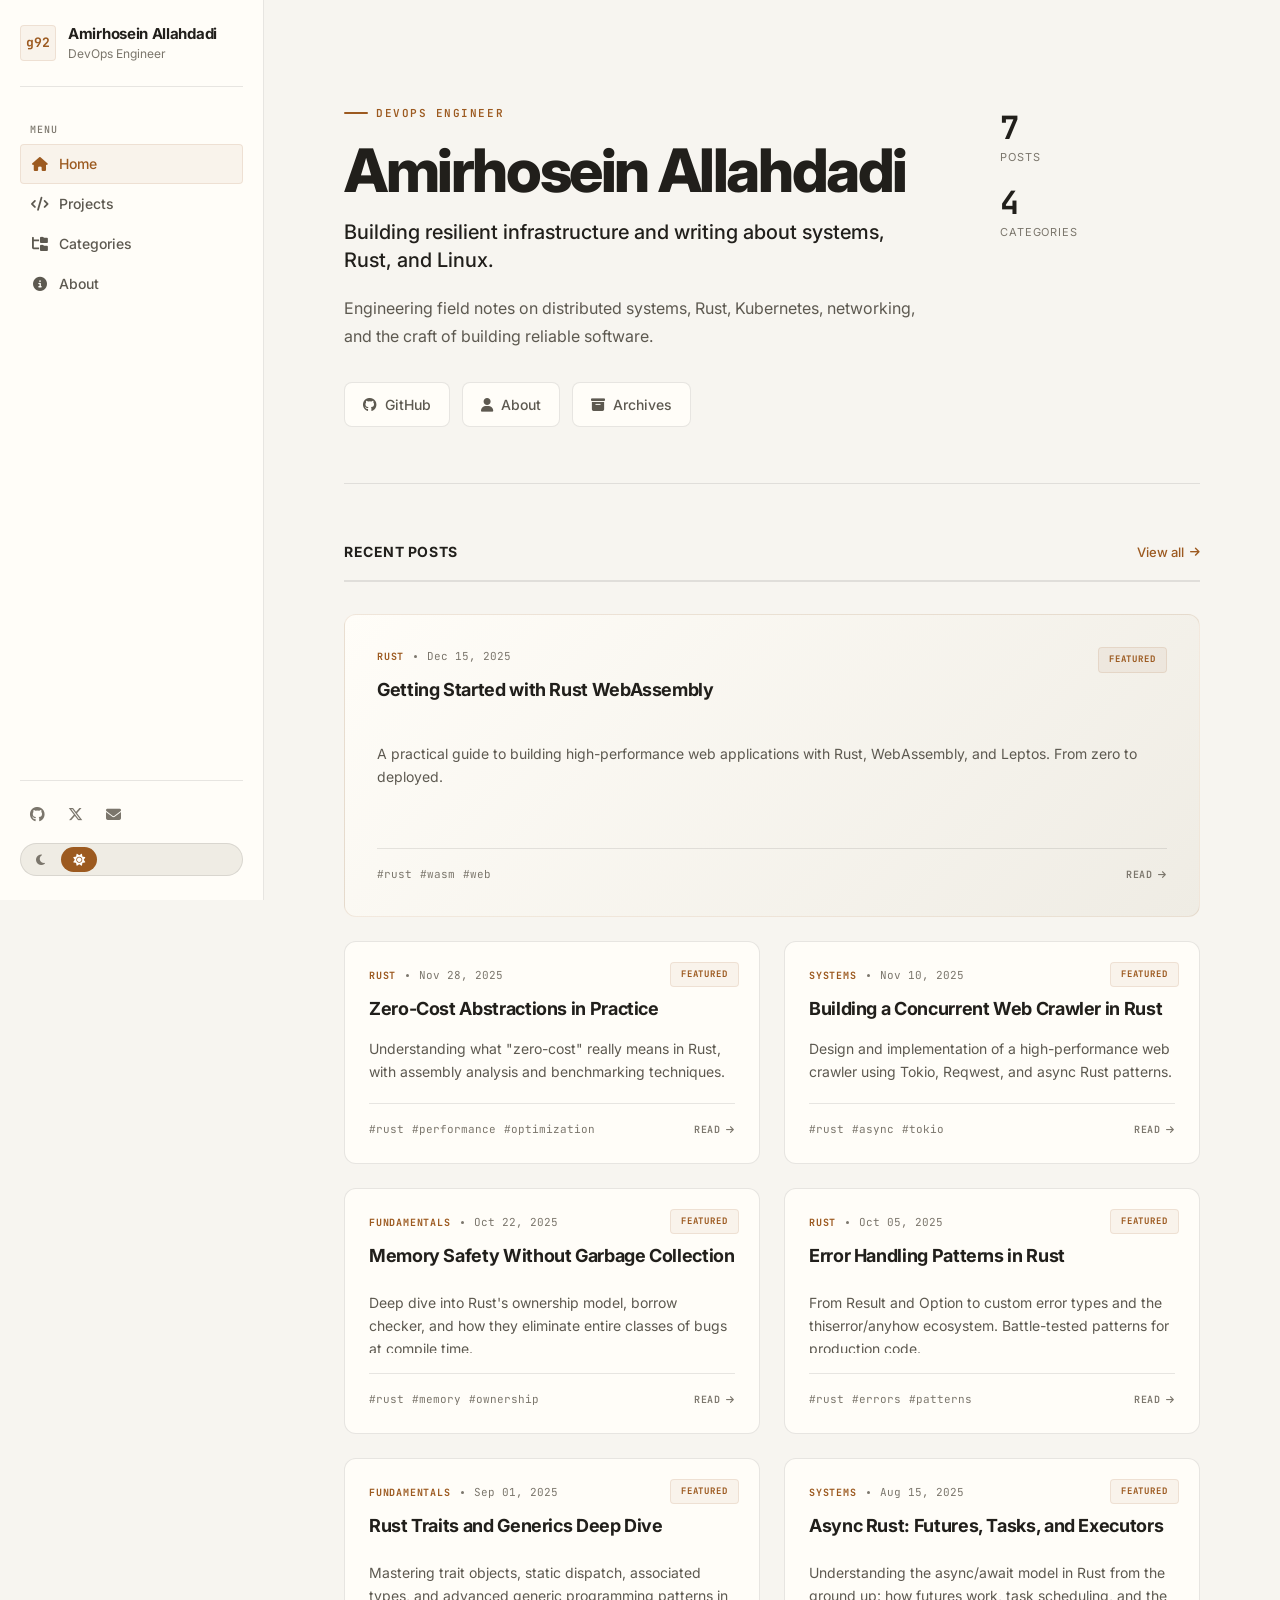
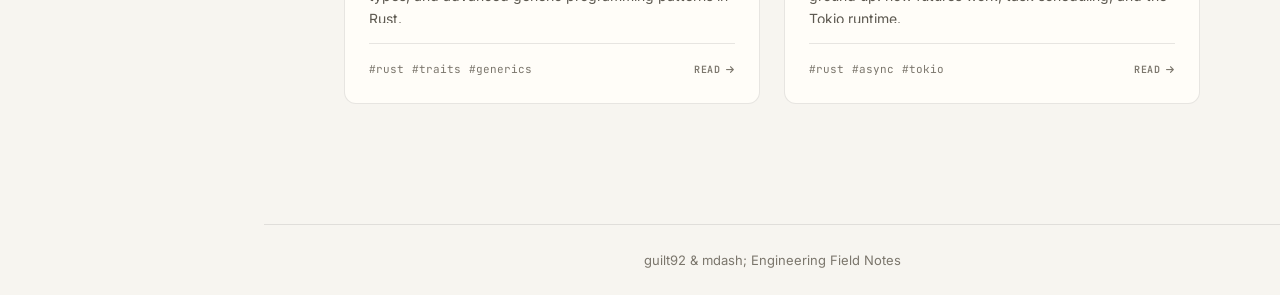
<file: index.html>
<!DOCTYPE html>
<html lang="en">
<head>
    <meta charset="utf-8" />
    <meta name="viewport" content="width=device-width, initial-scale=1" />
    <title>guilt92 — Engineering Field Notes</title>
    <meta name="description" content="Deep technical notes on systems programming, distributed systems, performance engineering, and software architecture. Built with Rust and WebAssembly." />
    <meta name="keywords" content="rust, systems programming, wasm, devops, infrastructure, engineering blog" />
    <meta name="author" content="Amirhosein Allahdadi" />

    <!-- Open Graph -->
    <meta property="og:title" content="guilt92 — Engineering Field Notes" />
    <meta property="og:description" content="Deep technical notes on systems programming, distributed systems, performance engineering, and software architecture." />
    <meta property="og:type" content="website" />
    <meta property="og:url" content="https://guilt92.github.io" />
    <meta property="og:image" content="/og-image.png" />
    <meta property="og:image:width" content="1200" />
    <meta property="og:image:height" content="630" />

    <!-- Twitter Card -->
    <meta name="twitter:card" content="summary_large_image" />
    <meta name="twitter:title" content="guilt92 — Engineering Field Notes" />
    <meta name="twitter:description" content="Deep technical notes on systems programming, distributed systems, performance engineering, and software architecture." />
    <meta name="twitter:image" content="/og-image.png" />

    <!-- Favicon -->
    <link rel="icon" type="image/svg+xml" href="/favicon.svg" />

    <link rel="preconnect" href="https://fonts.googleapis.com" />
    <link rel="preconnect" href="https://fonts.gstatic.com" crossorigin />
    <link href="https://fonts.googleapis.com/css2?family=Inter:wght@300;400;500;600;700;800&family=JetBrains+Mono:wght@400;500;700&display=swap" rel="stylesheet" />
    <link rel="stylesheet" href="https://cdnjs.cloudflare.com/ajax/libs/font-awesome/6.7.2/css/all.min.css" crossorigin="anonymous" />
    <link rel="stylesheet" href="/style-a631fb3407fcf553.css" integrity="sha384-g2oyuFLF/hcGtS/bTLM17EJ5IiT8b8S7Q2cEOu5nc5HQV2Dph8eL1AsLc0ofY6/s"/>
    
<script type="module">
import init, * as bindings from '/devnotes-site-ab3b87e06b1372dc.js';
const wasm = await init({ module_or_path: '/devnotes-site-ab3b87e06b1372dc_bg.wasm' });


window.wasmBindings = bindings;


dispatchEvent(new CustomEvent("TrunkApplicationStarted", {detail: {wasm}}));

</script>
    <style>
      #loading-splash {
        position: fixed; inset: 0; z-index: 9999;
        display: flex; flex-direction: column; align-items: center; justify-content: center;
        background: #121316; color: #8d8981;
        font-family: 'Inter', -apple-system, BlinkMacSystemFont, 'Segoe UI', Helvetica, Arial, sans-serif;
        font-size: 14px;
        transition: opacity 0.3s ease;
      }
      #loading-splash.g92-hide { opacity: 0; pointer-events: none; }
      .g92-brand {
        width: 44px; height: 44px; border-radius: 6px;
        background: rgba(216, 163, 106, 0.08);
        border: 1px solid rgba(216, 163, 106, 0.25);
        display: flex; align-items: center; justify-content: center;
        color: #d8a36a; font-family: 'JetBrains Mono', monospace;
        font-size: 14px; font-weight: 700; letter-spacing: -0.02em;
        margin-bottom: 20px;
      }
      .g92-loading-text { color: #8d8981; font-size: 13px; letter-spacing: 0.04em; }
    </style>
<link rel="modulepreload" href="/devnotes-site-ab3b87e06b1372dc.js" crossorigin="anonymous" integrity="sha384-GZK/Z2wfXkjJiP1pKJEd53GL8d/RKFWkHyxSZpfKB1ey9HQ6jQvtahMl5vDxfkmW"><link rel="preload" href="/devnotes-site-ab3b87e06b1372dc_bg.wasm" crossorigin="anonymous" integrity="sha384-fyAEZUpOsUrnVVrX/jPKDV2xOQSomUX8mw6XyYReAXoQjIxtD/uWmyu8zv/viji2" as="fetch" type="application/wasm"></head>
<body>
  <div id="loading-splash">
    <div class="g92-brand">g92</div>
    <div class="g92-loading-text">Loading…</div>
  </div>
</body>
</html>
</file>
<file: style-a631fb3407fcf553.css>
/* ============================================
   guilt92 — Engineering Field Notes v2.1
   ============================================ */

:root {
  --bg-0: #121316; --bg-1: #191b1f; --bg-2: #212429; --bg-inset: #101114;
  --border: rgba(238, 234, 226, 0.08); --border-strong: rgba(238, 234, 226, 0.16);
  --fg-0: #ece9e3; --fg-1: #b6b2aa; --fg-2: #8d8981;
  --accent: #d8a36a; --accent-hover: #e8b888; --accent-glow: rgba(216, 163, 106, 0.12); --accent-subtle: rgba(216, 163, 106, 0.07);
  --accent-green: #56d364;
  --sidebar-w: 264px; --content-max: 1500px; --reading-max: 720px; --article-max: 1380px; --topbar-h: 52px;
  --r-sm: 4px; --r-md: 8px; --r-lg: 12px;
  --shadow-sm: 0 1px 3px rgba(0,0,0,0.4); --shadow-md: 0 4px 16px rgba(0,0,0,0.5);
  --t-fast: 0.12s ease; --t-base: 0.2s ease; --t-slow: 0.35s cubic-bezier(0.16, 1, 0.3, 1);
}
[data-theme="light"] {
  --bg-0: #f7f5f0; --bg-1: #fffdf8; --bg-2: #efece4; --bg-inset: #f1eee7;
  --border: rgba(28, 26, 23, 0.10); --border-strong: rgba(28, 26, 23, 0.18);
  --fg-0: #211f1b; --fg-1: #5d5950; --fg-2: #7b766c;
  --accent: #9c5a20; --accent-hover: #7f4718; --accent-glow: rgba(156, 90, 32, 0.12); --accent-subtle: rgba(156, 90, 32, 0.06);
  --accent-green: #1a7f37;
  --shadow-sm: 0 1px 3px rgba(0,0,0,0.06); --shadow-md: 0 4px 16px rgba(0,0,0,0.10);
}
*, *::before, *::after { box-sizing: border-box; margin: 0; padding: 0; }
html { font-size: 16px; scroll-behavior: smooth; -webkit-font-smoothing: antialiased; -moz-osx-font-smoothing: grayscale; }
body { font-family: 'Inter', -apple-system, BlinkMacSystemFont, 'Segoe UI', Helvetica, Arial, sans-serif; background: var(--bg-0); color: var(--fg-0); line-height: 1.7; min-height: 100vh; transition: background-color var(--t-base), color var(--t-base); }
a { color: var(--accent); text-decoration: none; transition: color var(--t-fast); }
a:hover { color: var(--accent-hover); }
img { max-width: 100%; height: auto; }
ul, ol { list-style: none; }
.skip-link { position: fixed; top: -100%; left: 16px; z-index: 9999; padding: 8px 16px; background: var(--accent); color: #fff; border-radius: var(--r-md); font-weight: 600; font-size: 14px; transition: top var(--t-fast); }
.skip-link:focus { top: 16px; color: #fff; }
:focus-visible { outline: 2px solid var(--accent); outline-offset: 2px; border-radius: var(--r-sm); }
.app-layout { display: flex; min-height: 100vh; }
.sidebar { position: fixed; top: 0; left: 0; width: var(--sidebar-w); height: 100vh; background: var(--bg-1); border-right: 1px solid var(--border); display: flex; flex-direction: column; z-index: 100; overflow-y: auto; overflow-x: hidden; transition: transform var(--t-slow), background-color var(--t-base); }
.sidebar-inner { display: flex; flex-direction: column; height: 100%; padding: 24px 20px; }
.sidebar-header { padding-bottom: 20px; border-bottom: 1px solid var(--border); margin-bottom: 20px; }
.brand-mark { display: flex; align-items: center; gap: 12px; margin-bottom: 4px; }
.brand-icon { width: 36px; height: 36px; border-radius: var(--r-sm); background: var(--accent-subtle); border: 1px solid var(--accent-glow); display: flex; align-items: center; justify-content: center; color: var(--accent); font-family: 'JetBrains Mono', monospace; font-size: 13px; font-weight: 700; flex-shrink: 0; letter-spacing: -0.02em; }
.site-title { font-size: 15px; font-weight: 700; color: var(--fg-0); letter-spacing: -0.02em; line-height: 1.3; }
.site-subtitle { font-size: 12px; color: var(--fg-2); margin-top: 2px; line-height: 1.4; }
.sidebar-nav { flex: 1; }
.nav-section-title { font-family: 'JetBrains Mono', monospace; font-size: 10px; font-weight: 500; text-transform: uppercase; letter-spacing: 0.1em; color: var(--fg-2); padding: 14px 10px 6px; }
.nav-item { display: block; }
.nav-link { display: flex; align-items: center; gap: 10px; padding: 7px 10px; color: var(--fg-1); font-size: 14px; font-weight: 500; border-radius: var(--r-sm); transition: color var(--t-fast), background var(--t-fast); border: 1px solid transparent; }
.nav-link:hover { color: var(--fg-0); background: var(--accent-subtle); }
.nav-link.active { color: var(--accent); background: var(--accent-subtle); border-color: var(--accent-glow); }
.nav-link i { width: 18px; text-align: center; font-size: 14px; flex-shrink: 0; }
.sidebar-footer { padding-top: 16px; border-top: 1px solid var(--border); }
.social-links { display: flex; align-items: center; gap: 4px; margin-bottom: 12px; }
.social-link { display: flex; align-items: center; justify-content: center; width: 34px; height: 34px; color: var(--fg-2); font-size: 15px; border-radius: var(--r-sm); transition: color var(--t-fast), background var(--t-fast); }
.social-link:hover { color: var(--accent); background: var(--accent-subtle); }
.theme-toggle { display: flex; align-items: center; gap: 4px; background: var(--bg-2); border: 1px solid var(--border); border-radius: 999px; padding: 3px; }
.theme-toggle-btn { background: none; border: none; color: var(--fg-2); font-size: 12px; cursor: pointer; padding: 5px 12px; border-radius: 999px; transition: all var(--t-fast); font-family: inherit; }
.theme-toggle-btn.active { background: var(--accent); color: #fff; }
.sidebar-overlay { display: none; position: fixed; inset: 0; background: rgba(0,0,0,0.5); z-index: 99; backdrop-filter: blur(2px); }
.sidebar-overlay.active { display: block; }
.main-wrapper { flex: 1; margin-left: var(--sidebar-w); display: flex; flex-direction: column; min-width: 0; transition: margin-left var(--t-slow); }
.topbar { display: none; align-items: center; justify-content: space-between; height: var(--topbar-h); padding: 0 16px; background: var(--bg-1); border-bottom: 1px solid var(--border); position: sticky; top: 0; z-index: 90; }
.topbar-brand { font-size: 14px; font-weight: 700; color: var(--fg-0); letter-spacing: -0.02em; }
.topbar-actions { display: flex; align-items: center; gap: 4px; }
.sidebar-toggle { background: none; border: none; color: var(--fg-1); font-size: 18px; cursor: pointer; padding: 6px; border-radius: var(--r-sm); transition: color var(--t-fast), background var(--t-fast); }
.sidebar-toggle:hover { color: var(--fg-0); background: var(--accent-subtle); }
.content-area { flex: 1; display: flex; flex-direction: column; }
.content-inner { flex: 1; width: 100%; max-width: var(--content-max); margin: 0 auto; padding: 40px 56px; }
.site-footer { padding: 24px 48px; border-top: 1px solid var(--border); font-size: 13px; color: var(--fg-2); text-align: center; }
.scroll-top { position: fixed; bottom: 24px; right: 24px; width: 36px; height: 36px; border-radius: 50%; background: var(--accent); color: #fff; border: none; font-size: 14px; cursor: pointer; display: flex; align-items: center; justify-content: center; opacity: 0; visibility: hidden; transform: translateY(8px); transition: all var(--t-base); box-shadow: var(--shadow-md); z-index: 50; }
.scroll-top.visible { opacity: 1; visibility: visible; transform: translateY(0); }
.scroll-top:hover { transform: translateY(-2px); }

/* ============================================
   SHARED COMPONENTS
   ============================================ */
.eyebrow { font-family: 'JetBrains Mono', monospace; font-size: 11px; font-weight: 500; text-transform: uppercase; letter-spacing: 0.1em; color: var(--fg-2); }
.section-head { display: flex; align-items: baseline; justify-content: space-between; margin-bottom: 24px; padding-bottom: 12px; border-bottom: 1px solid var(--border); gap: 16px; }
.section-title { font-size: 13px; font-weight: 600; color: var(--fg-1); letter-spacing: 0.02em; text-transform: uppercase; }
.section-link { font-size: 13px; font-weight: 500; color: var(--accent); white-space: nowrap; flex-shrink: 0; }
.section-link:hover { color: var(--accent-hover); }
.empty-state { text-align: center; padding: 60px 20px; color: var(--fg-2); }
.empty-state i { font-size: 40px; margin-bottom: 12px; opacity: 0.4; }
.empty-state p { font-size: 15px; }
.back-link { display: inline-flex; align-items: center; gap: 6px; font-size: 14px; color: var(--fg-1); margin-bottom: 24px; padding: 4px 0; transition: color var(--t-fast); }
.back-link:hover { color: var(--accent); }
.back-link i { transition: transform var(--t-fast); }
.back-link:hover i { transform: translateX(-2px); }
.page-header { margin-bottom: 32px; }
.page-header h1 { font-size: 26px; font-weight: 800; letter-spacing: -0.03em; color: var(--fg-0); margin-bottom: 6px; display: flex; align-items: center; gap: 10px; }
.page-header h1 i { color: var(--accent); font-size: 20px; }
.page-desc { font-size: 15px; color: var(--fg-1); }
.search-wrapper { position: relative; margin-bottom: 32px; }
.search-icon { position: absolute; left: 14px; top: 50%; transform: translateY(-50%); color: var(--fg-2); font-size: 14px; pointer-events: none; }
.search-input { width: 100%; padding: 10px 16px 10px 40px; background: var(--bg-1); border: 1px solid var(--border); border-radius: var(--r-md); color: var(--fg-0); font-size: 14px; font-family: inherit; outline: none; transition: border-color var(--t-fast), box-shadow var(--t-fast); }
.search-input::placeholder { color: var(--fg-2); }
.search-input:focus { border-color: var(--accent); box-shadow: 0 0 0 3px var(--accent-glow); }

/* ============================================
   HOME PAGE
   ============================================ */
.home-intro { margin-bottom: 48px; padding-bottom: 32px; border-bottom: 1px solid var(--border); animation: fadeInUp 0.4s ease both; }
.home-eyebrow { font-family: 'JetBrains Mono', monospace; font-size: 11px; font-weight: 600; text-transform: uppercase; letter-spacing: 0.1em; color: var(--accent); margin-bottom: 8px; }
.home-title { font-size: clamp(28px, 4vw, 40px); font-weight: 800; color: var(--fg-0); line-height: 1.15; letter-spacing: -0.04em; margin-bottom: 6px; }
.home-role { font-size: 14px; color: var(--fg-2); font-weight: 400; margin-bottom: 14px; line-height: 1.5; }
.home-desc { font-size: 15px; color: var(--fg-1); line-height: 1.7; max-width: 600px; margin-bottom: 20px; }
.home-links { display: flex; align-items: center; flex-wrap: wrap; gap: 8px; }
.home-link { display: inline-flex; align-items: center; gap: 6px; padding: 6px 14px; border: 1px solid var(--border); border-radius: var(--r-sm); font-size: 13px; font-weight: 500; color: var(--fg-1); background: var(--bg-1); transition: all var(--t-fast); text-decoration: none; }
.home-link:hover { color: var(--accent); border-color: var(--accent); background: var(--accent-subtle); }
.home-link i { font-size: 12px; }

/* Post List */
.post-list { display: flex; flex-direction: column; }
.post-item { padding: 22px 0; border-bottom: 1px solid var(--border); display: flex; flex-direction: column; gap: 5px; animation: fadeInUp 0.4s ease both; }
.post-item:last-child { border-bottom: none; }
.post-meta-line { display: flex; align-items: center; gap: 10px; flex-wrap: wrap; }
.post-meta-category { font-family: 'JetBrains Mono', monospace; font-size: 11px; font-weight: 600; text-transform: uppercase; letter-spacing: 0.06em; color: var(--accent); }
.post-meta-dot { width: 3px; height: 3px; border-radius: 50%; background: var(--fg-2); flex-shrink: 0; }
.post-item-date { font-size: 12px; color: var(--fg-2); font-family: 'JetBrains Mono', monospace; }
.post-item-title { font-size: 17px; font-weight: 700; color: var(--fg-0); line-height: 1.35; letter-spacing: -0.02em; transition: color var(--t-fast); }
.post-item-title:hover { color: var(--accent); }
.post-item-excerpt { font-size: 14px; color: var(--fg-1); line-height: 1.6; display: -webkit-box; -webkit-line-clamp: 2; -webkit-box-orient: vertical; overflow: hidden; }
.post-tags { display: flex; flex-wrap: wrap; gap: 8px; }
.post-tag { font-size: 11px; font-weight: 500; color: var(--fg-1); padding: 2px 0; transition: color var(--t-fast); border-bottom: 1px solid transparent; }
.post-tag:hover { color: var(--accent); border-bottom-color: var(--accent); }

/* ============================================
   POST PAGE - Complete Redesign
   ============================================ */
.reading-progress { position: fixed; top: 0; left: 0; width: 0%; height: 3px; background: var(--accent); z-index: 200; transition: width 0.1s linear; }
.post-page { max-width: 1100px; animation: fadeInUp 0.4s ease both; }
.post-layout { display: grid; grid-template-columns: 1fr; gap: 48px; }
.post-layout.has-toc { grid-template-columns: 1fr 220px; }
.post-article { min-width: 0; }
.post-header { margin-bottom: 40px; padding-bottom: 28px; border-bottom: 1px solid var(--border); }
.post-eyebrow { display: flex; align-items: center; gap: 10px; font-family: 'JetBrains Mono', monospace; font-size: 11px; font-weight: 600; text-transform: uppercase; letter-spacing: 0.06em; color: var(--fg-2); margin-bottom: 14px; }
.post-category { color: var(--accent); }
.post-sep { opacity: 0.5; }
.post-reading-time { color: var(--fg-2); }
.post-title { font-size: clamp(28px, 4vw, 38px); font-weight: 800; color: var(--fg-0); line-height: 1.2; letter-spacing: -0.03em; margin-bottom: 16px; }
.post-meta-row { display: flex; align-items: center; flex-wrap: wrap; gap: 12px; margin-bottom: 16px; }
.post-meta-item { display: flex; align-items: center; gap: 6px; font-size: 13px; color: var(--fg-2); }
.post-meta-item i { color: var(--fg-2); }
.post-tags-page { display: flex; flex-wrap: wrap; gap: 8px; }
.tag-chip { font-size: 12px; font-weight: 500; color: var(--accent); border-bottom: 1px solid var(--accent-glow); transition: color var(--t-fast), border-color var(--t-fast); padding: 1px 0; }
.tag-chip:hover { color: var(--accent-hover); border-bottom-color: var(--accent-hover); }

/* Post Content Typography */
.post-content { font-size: 17px; line-height: 1.85; color: var(--fg-0); }
.post-content h1 { font-size: 28px; font-weight: 700; margin: 48px 0 20px; letter-spacing: -0.02em; }
.post-content h2 { font-size: 22px; font-weight: 700; margin: 42px 0 16px; letter-spacing: -0.01em; padding-bottom: 10px; border-bottom: 1px solid var(--border); }
.post-content h3 { font-size: 18px; font-weight: 600; margin: 32px 0 12px; }
.post-content h4 { font-size: 16px; font-weight: 600; margin: 24px 0 10px; }
.post-content p { margin-bottom: 20px; }
.post-content ul, .post-content ol { margin-bottom: 20px; padding-left: 28px; }
.post-content ul { list-style: disc; }
.post-content ol { list-style: decimal; }
.post-content li { margin-bottom: 6px; }
.post-content blockquote { border-left: 3px solid var(--accent); padding: 12px 20px; margin: 24px 0; background: var(--accent-subtle); border-radius: 0 var(--r-sm) var(--r-sm) 0; color: var(--fg-1); font-style: italic; }
.post-content blockquote p { margin-bottom: 0; }
.post-content pre { background: var(--bg-inset); border: 1px solid var(--border); border-radius: var(--r-md); padding: 20px 24px; overflow-x: auto; margin: 24px 0; font-size: 13.5px; line-height: 1.65; }
.post-content code { font-family: 'JetBrains Mono', 'Fira Code', 'Cascadia Code', monospace; }
.post-content p code, .post-content li code { background: var(--bg-inset); border: 1px solid var(--border); padding: 3px 8px; border-radius: var(--r-sm); font-size: 0.88em; color: var(--accent); }
.post-content pre code { background: none; border: none; padding: 0; color: var(--fg-0); }
.post-content hr { border: none; border-top: 1px solid var(--border); margin: 40px 0; }
.post-content a { color: var(--accent); text-decoration: underline; text-decoration-color: var(--accent-glow); text-underline-offset: 3px; transition: text-decoration-color var(--t-fast); }
.post-content a:hover { text-decoration-color: var(--accent); }
.post-content strong { font-weight: 600; color: var(--fg-0); }
.post-content img { border-radius: var(--r-md); border: 1px solid var(--border); margin: 24px 0; }
.post-content table { width: 100%; border-collapse: collapse; margin: 24px 0; font-size: 14px; }
.post-content th, .post-content td { padding: 10px 14px; border: 1px solid var(--border); text-align: left; }
.post-content th { background: var(--bg-2); font-weight: 600; }
.post-content tr:nth-child(even) { background: var(--bg-1); }

/* Post Navigation */
.post-nav { display: grid; grid-template-columns: 1fr 1fr; gap: 16px; margin-top: 56px; padding-top: 32px; border-top: 1px solid var(--border); }
.post-nav-item { display: flex; flex-direction: column; gap: 6px; padding: 16px 20px; background: var(--bg-1); border: 1px solid var(--border); border-radius: var(--r-md); transition: all var(--t-fast); }
.post-nav-item:hover { border-color: var(--accent); background: var(--accent-subtle); }
.post-nav-prev { align-items: flex-start; }
.post-nav-next { align-items: flex-end; text-align: right; }
.post-nav-label { display: flex; align-items: center; gap: 6px; font-size: 11px; font-weight: 600; text-transform: uppercase; letter-spacing: 0.08em; color: var(--fg-2); font-family: 'JetBrains Mono', monospace; }
.post-nav-title { font-size: 14px; font-weight: 600; color: var(--fg-0); line-height: 1.4; }
.post-nav-item:hover .post-nav-title { color: var(--accent); }

/* Table of Contents */
.post-toc { position: relative; }
.toc-sticky { position: sticky; top: 32px; }
.toc-title { font-family: 'JetBrains Mono', monospace; font-size: 10px; font-weight: 600; text-transform: uppercase; letter-spacing: 0.12em; color: var(--fg-2); margin-bottom: 12px; padding-bottom: 10px; border-bottom: 1px solid var(--border); }
.toc-nav { display: flex; flex-direction: column; gap: 2px; }
.toc-item { display: block; font-size: 13px; color: var(--fg-1); padding: 5px 8px; border-left: 2px solid var(--border); transition: all var(--t-fast); border-radius: 0 var(--r-sm) var(--r-sm) 0; line-height: 1.45; }
.toc-item:hover { color: var(--accent); border-left-color: var(--accent); background: var(--accent-subtle); }

/* ============================================
   CODE BLOCKS
   ============================================ */
.code-block { position: relative; margin: 24px 0; border-radius: var(--r-md); border: 1px solid var(--border); overflow: hidden; background: var(--bg-inset); }
.code-header { display: flex; align-items: center; justify-content: space-between; padding: 8px 16px; background: var(--bg-2); border-bottom: 1px solid var(--border); }
.code-lang { font-family: 'JetBrains Mono', monospace; font-size: 11px; font-weight: 600; color: var(--accent); text-transform: uppercase; letter-spacing: 0.06em; }
.code-copy { background: none; border: 1px solid var(--border); color: var(--fg-2); font-size: 11px; font-family: 'JetBrains Mono', monospace; cursor: pointer; padding: 3px 10px; border-radius: var(--r-sm); transition: all var(--t-fast); }
.code-copy:hover { color: var(--accent); border-color: var(--accent); background: var(--accent-subtle); }
.code-copy.copied { color: var(--accent-green); border-color: var(--accent-green); }
[data-theme="light"] .code-copy.copied { color: #1a7f37; border-color: #1a7f37; }
.code-block pre { margin: 0; padding: 16px 20px; overflow-x: auto; font-size: 13px; line-height: 1.6; }
.code-block code { font-family: 'JetBrains Mono', 'Fira Code', monospace; color: var(--fg-0); }

/* Syntax Highlighting Tokens */
.token-keyword { color: #ff9a6c; }
.token-string { color: #a8d8a8; }
.token-comment { color: #6e7a85; font-style: italic; }
.token-number { color: #88c8f0; }
.token-function { color: #c8a8f0; }
.token-type { color: #f0c8a8; }
.token-operator { color: #ff9a6c; }
.token-punctuation { color: #8d8d8d; }
[data-theme="light"] .token-keyword { color: #c0392b; }
[data-theme="light"] .token-string { color: #1a5276; }
[data-theme="light"] .token-comment { color: #7f8c8d; font-style: italic; }
[data-theme="light"] .token-number { color: #1a5276; }
[data-theme="light"] .token-function { color: #6c35c0; }
[data-theme="light"] .token-type { color: #a04000; }
[data-theme="light"] .token-operator { color: #c0392b; }
[data-theme="light"] .token-punctuation { color: #7f8c8d; }

/* ============================================
   CATEGORIES PAGE - Grid Layout Redesign
   ============================================ */
.categories-page { animation: fadeInUp 0.4s ease both; }
.cat-grid { display: grid; grid-template-columns: repeat(2, 1fr); gap: 20px; }
.cat-card { background: var(--bg-1); border: 1px solid var(--border); border-radius: var(--r-lg); overflow: hidden; transition: border-color var(--t-fast), box-shadow var(--t-fast); }
.cat-card:hover { border-color: var(--accent-glow); box-shadow: var(--shadow-sm); }
.cat-card-head { display: flex; align-items: flex-start; gap: 14px; padding: 20px 20px 16px; border-bottom: 1px solid var(--border); }
.cat-icon-wrap { width: 40px; height: 40px; border-radius: var(--r-md); background: var(--accent-subtle); border: 1px solid var(--accent-glow); display: flex; align-items: center; justify-content: center; color: var(--accent); font-size: 16px; flex-shrink: 0; }
.cat-card-info { flex: 1; min-width: 0; }
.cat-card-name { font-size: 15px; font-weight: 700; color: var(--fg-0); margin-bottom: 4px; letter-spacing: -0.01em; }
.cat-card-desc { font-size: 12px; color: var(--fg-2); line-height: 1.5; }
.cat-card-count { font-family: 'JetBrains Mono', monospace; font-size: 11px; font-weight: 700; color: var(--accent); background: var(--accent-subtle); border: 1px solid var(--accent-glow); padding: 3px 10px; border-radius: 999px; flex-shrink: 0; }
.cat-card-posts { padding: 8px 0; }
.cat-card-item { display: flex; align-items: baseline; justify-content: space-between; gap: 12px; padding: 10px 20px; border-bottom: 1px solid var(--border); transition: background var(--t-fast); }
.cat-card-item:last-child { border-bottom: none; }
.cat-card-item:hover { background: var(--accent-subtle); }
.cat-card-item-title { font-size: 13px; color: var(--fg-0); font-weight: 500; flex: 1; line-height: 1.4; }
.cat-card-item:hover .cat-card-item-title { color: var(--accent); }
.cat-card-item-date { font-family: 'JetBrains Mono', monospace; font-size: 11px; color: var(--fg-2); flex-shrink: 0; }

/* ============================================
   ABOUT PAGE - Cohesive Layout Redesign
   ============================================ */
.about-page { animation: fadeInUp 0.4s ease both; }
.about-content { display: grid; grid-template-columns: 1fr 280px; gap: 40px; align-items: start; }
.about-main p { font-size: 16px; color: var(--fg-1); line-height: 1.8; margin-bottom: 18px; }
.about-lead { font-size: 18px !important; color: var(--fg-0) !important; line-height: 1.7 !important; }
.about-sidebar { display: flex; flex-direction: column; gap: 20px; }
.about-topics-card, .about-links-card { background: var(--bg-1); border: 1px solid var(--border); border-radius: var(--r-lg); padding: 20px; }
.about-section-title { font-family: 'JetBrains Mono', monospace; font-size: 10px; font-weight: 600; text-transform: uppercase; letter-spacing: 0.12em; color: var(--fg-2); margin-bottom: 14px; padding-bottom: 10px; border-bottom: 1px solid var(--border); }
.about-topics-list { display: flex; flex-direction: column; }
.about-topic-row { display: flex; align-items: center; gap: 10px; padding: 8px 0; font-size: 13px; color: var(--fg-1); border-bottom: 1px solid var(--border); }
.about-topic-row:last-child { border-bottom: none; }
.about-topic-row i { width: 18px; text-align: center; color: var(--accent); font-size: 13px; flex-shrink: 0; }
.about-links { display: flex; flex-direction: column; gap: 6px; }
.about-link { display: flex; align-items: center; gap: 10px; padding: 10px 14px; background: var(--bg-2); border: 1px solid var(--border); border-radius: var(--r-md); color: var(--fg-1); font-size: 13px; font-weight: 500; transition: all var(--t-fast); }
.about-link:hover { color: var(--accent); border-color: var(--accent); background: var(--accent-subtle); }
.about-link i { width: 18px; text-align: center; font-size: 14px; }

/* ============================================
   PROJECTS PAGE
   ============================================ */
.projects-page { max-width: var(--content-max); animation: fadeInUp 0.4s ease both; }
.projects-header { margin-bottom: 32px; padding-bottom: 16px; border-bottom: 1px solid var(--border); }
.projects-header h1 { font-size: 28px; font-weight: 800; letter-spacing: -0.03em; color: var(--fg-0); margin-bottom: 4px; display: flex; align-items: center; gap: 10px; }
.projects-header h1 i { color: var(--accent); font-size: 22px; }
.projects-header p { font-size: 14px; color: var(--fg-1); }
.project-list { display: flex; flex-direction: column; }
.project-row { padding: 20px 0; border-bottom: 1px solid var(--border); display: grid; grid-template-columns: 1fr auto; gap: 20px; align-items: start; animation: fadeInUp 0.35s ease both; }
.project-row:last-child { border-bottom: none; }
.project-row-head { display: flex; align-items: center; flex-wrap: wrap; gap: 10px; margin-bottom: 6px; }
.project-name { font-size: 16px; font-weight: 700; color: var(--fg-0); letter-spacing: -0.01em; transition: color var(--t-fast); }
.project-name:hover { color: var(--accent); }
.project-desc { font-size: 14px; color: var(--fg-1); line-height: 1.5; margin-bottom: 8px; }
.project-meta { display: flex; align-items: center; flex-wrap: wrap; gap: 10px; }
.project-lang { display: flex; align-items: center; gap: 5px; font-size: 12px; color: var(--fg-2); }
.project-lang-dot { width: 9px; height: 9px; border-radius: 50%; background: var(--lang-color, var(--fg-2)); flex-shrink: 0; }
.project-updated { font-size: 12px; color: var(--fg-2); font-family: 'JetBrains Mono', monospace; }
.project-topics { display: flex; flex-wrap: wrap; gap: 8px; }
.project-topic { font-size: 11px; color: var(--fg-2); padding: 2px 0; border-bottom: 1px solid transparent; transition: color var(--t-fast), border-color var(--t-fast); }
.project-topic:hover { color: var(--accent); border-bottom-color: var(--accent); }
.project-links { display: flex; align-items: center; gap: 8px; flex-shrink: 0; }
.project-btn { display: inline-flex; align-items: center; gap: 6px; padding: 6px 12px; border: 1px solid var(--border); border-radius: var(--r-sm); font-size: 12px; font-weight: 500; color: var(--fg-1); background: var(--bg-1); transition: all var(--t-fast); text-decoration: none; white-space: nowrap; }
.project-btn:hover { color: var(--accent); border-color: var(--accent); background: var(--accent-subtle); }
.project-btn-primary { background: var(--accent); border-color: var(--accent); color: #fff; }
.project-btn-primary:hover { background: var(--accent-hover); border-color: var(--accent-hover); color: #fff; }

/* ============================================
   ARCHIVE & TAGS PAGES
   ============================================ */
.archive-page, .tags-page, .tag-posts-page { max-width: var(--reading-max); animation: fadeInUp 0.4s ease both; }
.archive-page h1, .tags-page h1, .tag-posts-page h1 { font-size: 28px; font-weight: 800; letter-spacing: -0.03em; color: var(--fg-0); margin-bottom: 28px; display: flex; align-items: center; gap: 10px; }
.archive-page h1 i, .tags-page h1 i, .tag-posts-page h1 i { color: var(--accent); font-size: 22px; }
.archive-year { margin-bottom: 28px; }
.archive-year-title { font-size: 14px; font-weight: 700; color: var(--fg-1); margin-bottom: 10px; font-family: 'JetBrains Mono', monospace; letter-spacing: 0.02em; }
.archive-list { display: flex; flex-direction: column; }
.archive-item { display: flex; align-items: baseline; gap: 16px; padding: 9px 0; border-bottom: 1px solid var(--border); }
.archive-item:last-child { border-bottom: none; }
.archive-date { font-size: 12px; color: var(--fg-2); font-family: 'JetBrains Mono', monospace; min-width: 72px; flex-shrink: 0; }
.archive-title { font-size: 15px; color: var(--fg-0); font-weight: 500; transition: color var(--t-fast); flex: 1; }
.archive-title:hover { color: var(--accent); }
.archive-category { font-size: 11px; color: var(--accent); font-weight: 600; text-transform: uppercase; letter-spacing: 0.04em; background: var(--accent-subtle); padding: 1px 8px; border-radius: 4px; white-space: nowrap; }
.tag-cloud { display: flex; flex-wrap: wrap; gap: 8px; margin-bottom: 32px; }
.tag-item { font-size: 13px; font-weight: 500; color: var(--fg-1); padding: 4px 12px; border: 1px solid var(--border); border-radius: 999px; transition: all var(--t-fast); }
.tag-item:hover { color: var(--accent); border-color: var(--accent); background: var(--accent-subtle); }
.tag-count { font-size: 11px; color: var(--fg-2); font-weight: 400; margin-left: 4px; }
.tag-posts-header { margin-bottom: 24px; padding-bottom: 16px; border-bottom: 1px solid var(--border); }
.tag-posts-header h2 { font-size: 20px; font-weight: 700; color: var(--fg-0); letter-spacing: -0.02em; }

/* ============================================
   ANIMATIONS & UTILITIES
   ============================================ */
@keyframes fadeInUp { from { opacity: 0; transform: translateY(12px); } to { opacity: 1; transform: translateY(0); } }
.animate-in { animation: fadeInUp 0.4s ease both; }
::-webkit-scrollbar { width: 5px; height: 5px; }
::-webkit-scrollbar-track { background: transparent; }
::-webkit-scrollbar-thumb { background: var(--border-strong); border-radius: 3px; }
::-webkit-scrollbar-thumb:hover { background: var(--fg-2); }
::selection { background: var(--accent-glow); color: var(--accent); }

/* ============================================
   RESPONSIVE BREAKPOINTS
   ============================================ */
@media (max-width: 1080px) { :root { --sidebar-w: 220px; } .content-inner { padding: 32px 32px; } }
@media (max-width: 880px) {
  :root { --sidebar-w: 0px; }
  .sidebar { transform: translateX(-100%); width: 280px; box-shadow: var(--shadow-md); }
  .sidebar.open { transform: translateX(0); }
  .main-wrapper { margin-left: 0; }
  .topbar { display: flex; }
  .content-inner { padding: 24px 20px; }
  .site-footer { padding: 20px 20px; }
  .post-layout.has-toc { grid-template-columns: 1fr; }
  .post-toc { display: none; }
  .about-content { grid-template-columns: 1fr; }
  .cat-grid { grid-template-columns: 1fr; }
}
@media (max-width: 600px) {
  .content-inner { padding: 20px 16px; }
  .project-row { grid-template-columns: 1fr; gap: 12px; }
  .project-links { flex-wrap: wrap; }
  .home-title { font-size: 28px; }
  .post-title { font-size: 24px; }
  .scroll-top { bottom: 16px; right: 16px; }
  .post-nav { grid-template-columns: 1fr; }
}
@media (max-width: 480px) {
  .content-inner { padding: 16px 12px; }
  .home-desc { font-size: 14px; }
  .post-content h1 { font-size: 22px; }
  .post-content h2 { font-size: 18px; }
}
@media (hover: none) and (pointer: coarse) {
  .nav-link:hover, .social-link:hover, .home-link:hover, .about-link:hover, .project-btn:hover, .project-topic:hover, .post-tag:hover, .tag-chip:hover, .tag-item:hover, .archive-title:hover, .project-name:hover, .post-item-title:hover { color: inherit; background: inherit; border-color: inherit; }
  .scroll-top:hover { transform: none; }
  .code-copy:hover { color: inherit; border-color: inherit; background: inherit; }
}
@media (prefers-reduced-motion: reduce) {
  *, *::before, *::after { animation-duration: 0.01ms !important; animation-iteration-count: 1 !important; transition-duration: 0.01ms !important; }
}
.tag-hash { font-weight: 500; color: var(--fg-2); margin-right: 2px; }


/* ============================================
   HOME PAGE - COMPLETE REDESIGN
   ============================================ */
.home-container {
    max-width: var(--content-max);
    margin: 0 auto;
    padding: 0 24px;
}

.home-hero {
    padding: 64px 0 56px;
    border-bottom: 1px solid var(--border);
    margin-bottom: 56px;
}

.home-hero-content {
    display: grid;
    grid-template-columns: 1fr 200px;
    gap: 64px;
    align-items: start;
}

.home-hero-main {
    min-width: 0;
}

.home-eyebrow {
    font-family: 'JetBrains Mono', monospace;
    font-size: 11px;
    font-weight: 600;
    text-transform: uppercase;
    letter-spacing: 0.14em;
    color: var(--accent);
    margin-bottom: 16px;
    display: flex;
    align-items: center;
    gap: 8px;
}

.home-eyebrow::before {
    content: '';
    width: 24px;
    height: 2px;
    background: var(--accent);
    border-radius: 2px;
}

.home-title {
    font-size: clamp(40px, 6vw, 60px);
    font-weight: 800;
    color: var(--fg-0);
    line-height: 1.05;
    letter-spacing: -0.04em;
    margin-bottom: 16px;
}

.home-role {
    font-size: 20px;
    font-weight: 500;
    color: var(--fg-0);
    line-height: 1.4;
    margin-bottom: 20px;
}

.home-desc {
    font-size: 16px;
    color: var(--fg-1);
    line-height: 1.75;
    max-width: 600px;
    margin-bottom: 32px;
}

.home-links {
    display: flex;
    align-items: center;
    flex-wrap: wrap;
    gap: 12px;
}

.home-link {
    display: inline-flex;
    align-items: center;
    gap: 8px;
    padding: 10px 18px;
    border: 1px solid var(--border);
    border-radius: var(--r-md);
    font-size: 14px;
    font-weight: 500;
    color: var(--fg-1);
    background: var(--bg-1);
    transition: all var(--t-fast);
    text-decoration: none;
}

.home-link:hover {
    color: var(--accent);
    border-color: var(--accent);
    background: var(--accent-subtle);
    transform: translateY(-2px);
}

.home-link i {
    font-size: 14px;
}

.home-hero-aside {
    padding-top: 8px;
}

.home-stats {
    display: flex;
    flex-direction: column;
    gap: 20px;
}

.home-stat {
    display: flex;
    flex-direction: column;
    gap: 4px;
}

.home-stat-value {
    font-size: 32px;
    font-weight: 700;
    color: var(--fg-0);
    letter-spacing: -0.03em;
    font-family: 'JetBrains Mono', monospace;
    line-height: 1;
}

.home-stat-label {
    font-size: 11px;
    color: var(--fg-2);
    text-transform: uppercase;
    letter-spacing: 0.08em;
}

/* Recent Posts Section */
.home-posts {
    padding-bottom: 80px;
}

.posts-section-header {
    display: flex;
    align-items: baseline;
    justify-content: space-between;
    margin-bottom: 32px;
    padding-bottom: 16px;
    border-bottom: 2px solid var(--border);
}

.posts-section-title {
    font-size: 14px;
    font-weight: 700;
    color: var(--fg-0);
    letter-spacing: 0.04em;
    text-transform: uppercase;
}

.posts-section-link {
    font-size: 13px;
    font-weight: 500;
    color: var(--accent);
    display: flex;
    align-items: center;
    gap: 6px;
}

.posts-section-link i {
    font-size: 11px;
    transition: transform var(--t-fast);
}

.posts-section-link:hover i {
    transform: translateX(3px);
}

/* Posts Grid */
.posts-grid {
    display: grid;
    grid-template-columns: repeat(2, 1fr);
    gap: 24px;
}

.post-card {
    display: flex;
    flex-direction: column;
    background: var(--bg-1);
    border: 1px solid var(--border);
    border-radius: var(--r-lg);
    padding: 24px;
    transition: all var(--t-fast);
    position: relative;
}

.post-card:hover {
    border-color: var(--accent-glow);
    transform: translateY(-3px);
    box-shadow: var(--shadow-md);
}

.post-card.featured {
    grid-column: 1 / -1;
    flex-direction: row;
    gap: 40px;
    padding: 32px;
    background: linear-gradient(135deg, var(--bg-1) 0%, var(--bg-2) 100%);
    border-color: var(--accent-glow);
}

.post-featured-badge {
    position: absolute;
    top: 20px;
    right: 20px;
    font-family: 'JetBrains Mono', monospace;
    font-size: 9px;
    font-weight: 700;
    text-transform: uppercase;
    letter-spacing: 0.1em;
    color: var(--accent);
    background: var(--accent-subtle);
    border: 1px solid var(--accent-glow);
    padding: 4px 10px;
    border-radius: 4px;
}

.post-card-header {
    flex: 1;
    margin-bottom: 16px;
}

.post-card-meta {
    display: flex;
    align-items: center;
    gap: 10px;
    margin-bottom: 12px;
}

.post-card-category {
    font-family: 'JetBrains Mono', monospace;
    font-size: 10px;
    font-weight: 700;
    text-transform: uppercase;
    letter-spacing: 0.08em;
    color: var(--accent);
}

.post-card-dot {
    width: 3px;
    height: 3px;
    border-radius: 50%;
    background: var(--fg-2);
}

.post-card-date {
    font-family: 'JetBrains Mono', monospace;
    font-size: 11px;
    color: var(--fg-2);
}

.post-card-title {
    font-size: 18px;
    font-weight: 700;
    color: var(--fg-0);
    line-height: 1.35;
    letter-spacing: -0.02em;
    margin-bottom: 0;
}

.post-card-title a {
    color: inherit;
    text-decoration: none;
    transition: color var(--t-fast);
}

.post-card:hover .post-card-title a {
    color: var(--accent);
}

.post-card-excerpt {
    font-size: 14px;
    color: var(--fg-1);
    line-height: 1.65;
    flex: 1;
    display: -webkit-box;
    -webkit-line-clamp: 3;
    -webkit-box-orient: vertical;
    overflow: hidden;
    margin-bottom: 20px;
}

.post-card-footer {
    display: flex;
    align-items: center;
    justify-content: space-between;
    padding-top: 16px;
    border-top: 1px solid var(--border);
}

.post-card-tags {
    display: flex;
    flex-wrap: wrap;
    gap: 8px;
}

.post-card-tag {
    font-family: 'JetBrains Mono', monospace;
    font-size: 11px;
    color: var(--fg-2);
    transition: color var(--t-fast);
}

.post-card-tag:hover {
    color: var(--accent);
}

.post-card-read {
    display: flex;
    align-items: center;
    gap: 6px;
    font-family: 'JetBrains Mono', monospace;
    font-size: 10px;
    font-weight: 600;
    text-transform: uppercase;
    letter-spacing: 0.06em;
    color: var(--fg-2);
}

.post-card-read i {
    font-size: 9px;
    transition: transform var(--t-fast);
}

.post-card:hover .post-card-read i {
    transform: translateX(2px);
}

/* Featured card specifics */
.post-card.featured {
    display: grid;
    grid-template-columns: 1fr auto;
    grid-template-rows: auto 1fr auto;
}

.post-card.featured .post-card-header {
    grid-column: 1;
    margin-bottom: 0;
}

.post-card.featured .post-featured-badge {
    position: static;
    grid-column: 2;
    grid-row: 1;
    align-self: start;
}

.post-card.featured .post-card-excerpt {
    grid-column: 1 / -1;
    -webkit-line-clamp: 4;
}

.post-card.featured .post-card-footer {
    grid-column: 1 / -1;
}

.post-card.featured .post-card-aside {
    display: flex;
    flex-direction: column;
    justify-content: space-between;
    padding-left: 32px;
    border-left: 1px solid var(--border);
}

.featured-aside-stats {
    display: flex;
    flex-direction: column;
    gap: 12px;
    text-align: right;
}

/* ============================================
   ARTICLE PAGE - COMPLETE REDESIGN
   ============================================ */
.article-page {
    max-width: none;
    width: 100%;
    margin-left: 0;
    padding: 0;}

.content-area:has(.article-page) .content-inner {
    max-width: none;
    margin-left: 0;
    width: 100%;
    animation: fadeInUp 0.4s ease both;
}

.article-header {
    padding: 40px 0 32px;
    margin-bottom: 36px;
    border-bottom: 2px solid var(--border);
}

.article-eyebrow {
    display: flex;
    align-items: center;
    gap: 12px;
    margin-bottom: 16px;
}

.article-category {
    font-family: 'JetBrains Mono', monospace;
    font-size: 11px;
    font-weight: 700;
    text-transform: uppercase;
    letter-spacing: 0.08em;
    color: var(--accent);
}

.article-sep {
    color: var(--fg-2);
}

.article-reading-time {
    font-family: 'JetBrains Mono', monospace;
    font-size: 11px;
    color: var(--fg-2);
}

.article-title {
    font-size: clamp(32px, 5vw, 48px);
    font-weight: 800;
    color: var(--fg-0);
    line-height: 1.12;
    letter-spacing: -0.04em;
    margin-bottom: 20px;
}

.article-meta {
    display: flex;
    align-items: center;
    flex-wrap: wrap;
    gap: 16px;
    margin-bottom: 20px;
}

.article-meta-item {
    display: flex;
    align-items: center;
    gap: 8px;
    font-size: 13px;
    color: var(--fg-2);
}

.article-tags {
    display: flex;
    flex-wrap: wrap;
    gap: 8px;
}

/* Article Body - Two Column Layout */
.article-body {
    display: grid;
    grid-template-columns: 1fr;
    gap: 48px;
}

.article-body.has-toc {
    grid-template-columns: 1fr 260px;
}

.article-content {
    min-width: 0;
    width: 100%;
}

/* Article Typography */
.article-content {
    font-size: 17px;
    line-height: 1.8;
    color: var(--fg-0);
}

.article-content h1 {
    font-size: 32px;
    font-weight: 700;
    margin: 56px 0 24px;
    letter-spacing: -0.03em;
    line-height: 1.2;
    color: var(--fg-0);
}

.article-content h2 {
    font-size: 24px;
    font-weight: 700;
    margin: 48px 0 18px;
    letter-spacing: -0.02em;
    padding-bottom: 14px;
    border-bottom: 2px solid var(--border);
    line-height: 1.25;
    color: var(--fg-0);
}

.article-content h3 {
    font-size: 19px;
    font-weight: 600;
    margin: 40px 0 14px;
    letter-spacing: -0.01em;
    color: var(--fg-0);
}

.article-content h4 {
    font-size: 16px;
    font-weight: 600;
    margin: 32px 0 12px;
    color: var(--fg-0);
}

.article-content p {
    margin-bottom: 24px;
}

.article-content > p:first-of-type {
    font-size: 18px;
    color: var(--fg-0);
    line-height: 1.75;
}

.article-content ul,
.article-content ol {
    margin: 0 0 24px 0;
    padding-left: 28px;
}

.article-content ul {
    list-style: disc;
}

.article-content ol {
    list-style: decimal;
}

.article-content li {
    margin-bottom: 10px;
    padding-left: 6px;
}

.article-content li::marker {
    color: var(--accent);
}

.article-content blockquote {
    border-left: 4px solid var(--accent);
    padding: 16px 24px;
    margin: 32px 0;
    background: var(--accent-subtle);
    border-radius: 0 var(--r-md) var(--r-md) 0;
}

.article-content blockquote p {
    margin-bottom: 0;
    font-style: italic;
    color: var(--fg-1);
}

.article-content pre {
    background: var(--bg-inset);
    border: 1px solid var(--border);
    border-radius: var(--r-lg);
    padding: 24px;
    overflow-x: auto;
    margin: 32px 0;
    font-size: 14px;
    line-height: 1.7;
}

.article-content code {
    font-family: 'JetBrains Mono', 'Fira Code', monospace;
}

.article-content p code,
.article-content li code {
    background: var(--bg-2);
    border: 1px solid var(--border);
    padding: 3px 8px;
    border-radius: 4px;
    font-size: 0.88em;
    color: var(--accent);
}

.article-content pre code {
    background: none;
    border: none;
    padding: 0;
    color: var(--fg-0);
}

.article-content hr {
    border: none;
    border-top: 1px solid var(--border);
    margin: 48px 0;
}

.article-content a {
    color: var(--accent);
    text-decoration: underline;
    text-decoration-color: var(--accent-glow);
    text-underline-offset: 3px;
    transition: text-decoration-color var(--t-fast);
}

.article-content a:hover {
    text-decoration-color: var(--accent);
}

.article-content strong {
    font-weight: 600;
    color: var(--fg-0);
}

.article-content img {
    border-radius: var(--r-lg);
    border: 1px solid var(--border);
    margin: 32px 0;
    max-width: 100%;
}

.article-content table {
    width: 100%;
    border-collapse: collapse;
    margin: 32px 0;
    font-size: 14px;
    border-radius: var(--r-md);
    overflow: hidden;
    border: 1px solid var(--border);
}

.article-content th,
.article-content td {
    padding: 14px 16px;
    border: 1px solid var(--border);
    text-align: left;
}

.article-content th {
    background: var(--bg-2);
    font-weight: 600;
    font-size: 13px;
    text-transform: uppercase;
    letter-spacing: 0.04em;
}

.article-content tr:nth-child(even) {
    background: var(--bg-1);
}

/* Article TOC Sidebar */
.article-toc {
    position: relative;
}

.toc-card {
    position: sticky;
    top: 32px;
    background: var(--bg-1);
    border: 1px solid var(--border);
    border-radius: var(--r-lg);
    padding: 20px;
}

.toc-title {
    font-family: 'JetBrains Mono', monospace;
    font-size: 10px;
    font-weight: 700;
    text-transform: uppercase;
    letter-spacing: 0.12em;
    color: var(--fg-2);
    margin-bottom: 16px;
    padding-bottom: 12px;
    border-bottom: 1px solid var(--border);
}

.toc-nav {
    display: flex;
    flex-direction: column;
    gap: 4px;
}

.toc-item {
    display: block;
    font-size: 13px;
    color: var(--fg-1);
    padding: 6px 10px;
    border-left: 2px solid var(--border);
    transition: all var(--t-fast);
    line-height: 1.45;
    text-decoration: none;
}

.toc-item:hover {
    color: var(--accent);
    border-left-color: var(--accent);
    background: var(--accent-subtle);
}

.toc-item.toc-h3 {
    padding-left: 22px;
    font-size: 12px;
}

/* Article Navigation */
.article-nav {
    display: grid;
    grid-template-columns: 1fr 1fr;
    gap: 20px;
    margin-top: 64px;
    padding-top: 40px;
    border-top: 2px solid var(--border);
}

.article-nav-item {
    display: flex;
    flex-direction: column;
    gap: 10px;
    padding: 20px 24px;
    background: var(--bg-1);
    border: 1px solid var(--border);
    border-radius: var(--r-lg);
    transition: all var(--t-fast);
    text-decoration: none;
}

.article-nav-item:hover {
    border-color: var(--accent-glow);
    background: var(--accent-subtle);
}

.article-nav-prev {
    align-items: flex-start;
}

.article-nav-next {
    align-items: flex-end;
    text-align: right;
}

.article-nav-label {
    display: flex;
    align-items: center;
    gap: 8px;
    font-size: 10px;
    font-weight: 700;
    text-transform: uppercase;
    letter-spacing: 0.1em;
    color: var(--fg-2);
    font-family: 'JetBrains Mono', monospace;
}

.article-nav-title {
    font-size: 15px;
    font-weight: 600;
    color: var(--fg-0);
    line-height: 1.4;
}

.article-nav-item:hover .article-nav-title {
    color: var(--accent);
}

/* ============================================
   RESPONSIVE DESIGN
   ============================================ */
@media (max-width: 1024px) {
    .home-hero-content {
        grid-template-columns: 1fr;
        gap: 40px;
    }

    .home-hero-aside {
        display: none;
    }

    .article-body.has-toc {
        grid-template-columns: 1fr;
    }

    .article-toc {
        display: none;
    }

    .posts-grid {
        grid-template-columns: 1fr;
    }

    .post-card.featured {
        grid-template-columns: 1fr;
    }

    .post-card.featured .post-card-aside {
        display: none;
    }

    .post-card.featured .post-featured-badge {
        display: inline-block;
        width: fit-content;
    }
}

@media (max-width: 768px) {
    .home-container {
        padding: 0 16px;
    }

    .home-hero {
        padding: 40px 0 36px;
        margin-bottom: 40px;
    }

    .home-title {
        font-size: 32px;
    }

    .home-role {
        font-size: 17px;
    }

    .home-desc {
        font-size: 15px;
    }

    .home-links {
        flex-direction: column;
        align-items: stretch;
    }

    .home-link {
        justify-content: center;
    }

    .article-page {
        padding: 0 16px;
    }

    .article-header {
        padding: 32px 0 28px;
        margin-bottom: 32px;
    }

    .article-title {
        font-size: 28px;
    }

    .article-content {
        font-size: 16px;
    }

    .article-content h1 {
        font-size: 26px;
    }

    .article-content h2 {
        font-size: 20px;
    }

    .article-content h3 {
        font-size: 17px;
    }

    .article-nav {
        grid-template-columns: 1fr;
        gap: 12px;
    }

    .article-nav-next {
        align-items: flex-start;
        text-align: left;
    }

    .posts-section-header {
        flex-direction: column;
        gap: 12px;
        align-items: flex-start;
    }
}

@media (max-width: 480px) {
    .content-inner {
        padding: 24px 16px !important;
    }

    .home-title {
        font-size: 28px;
    }

    .article-title {
        font-size: 24px;
    }
}
</file>
